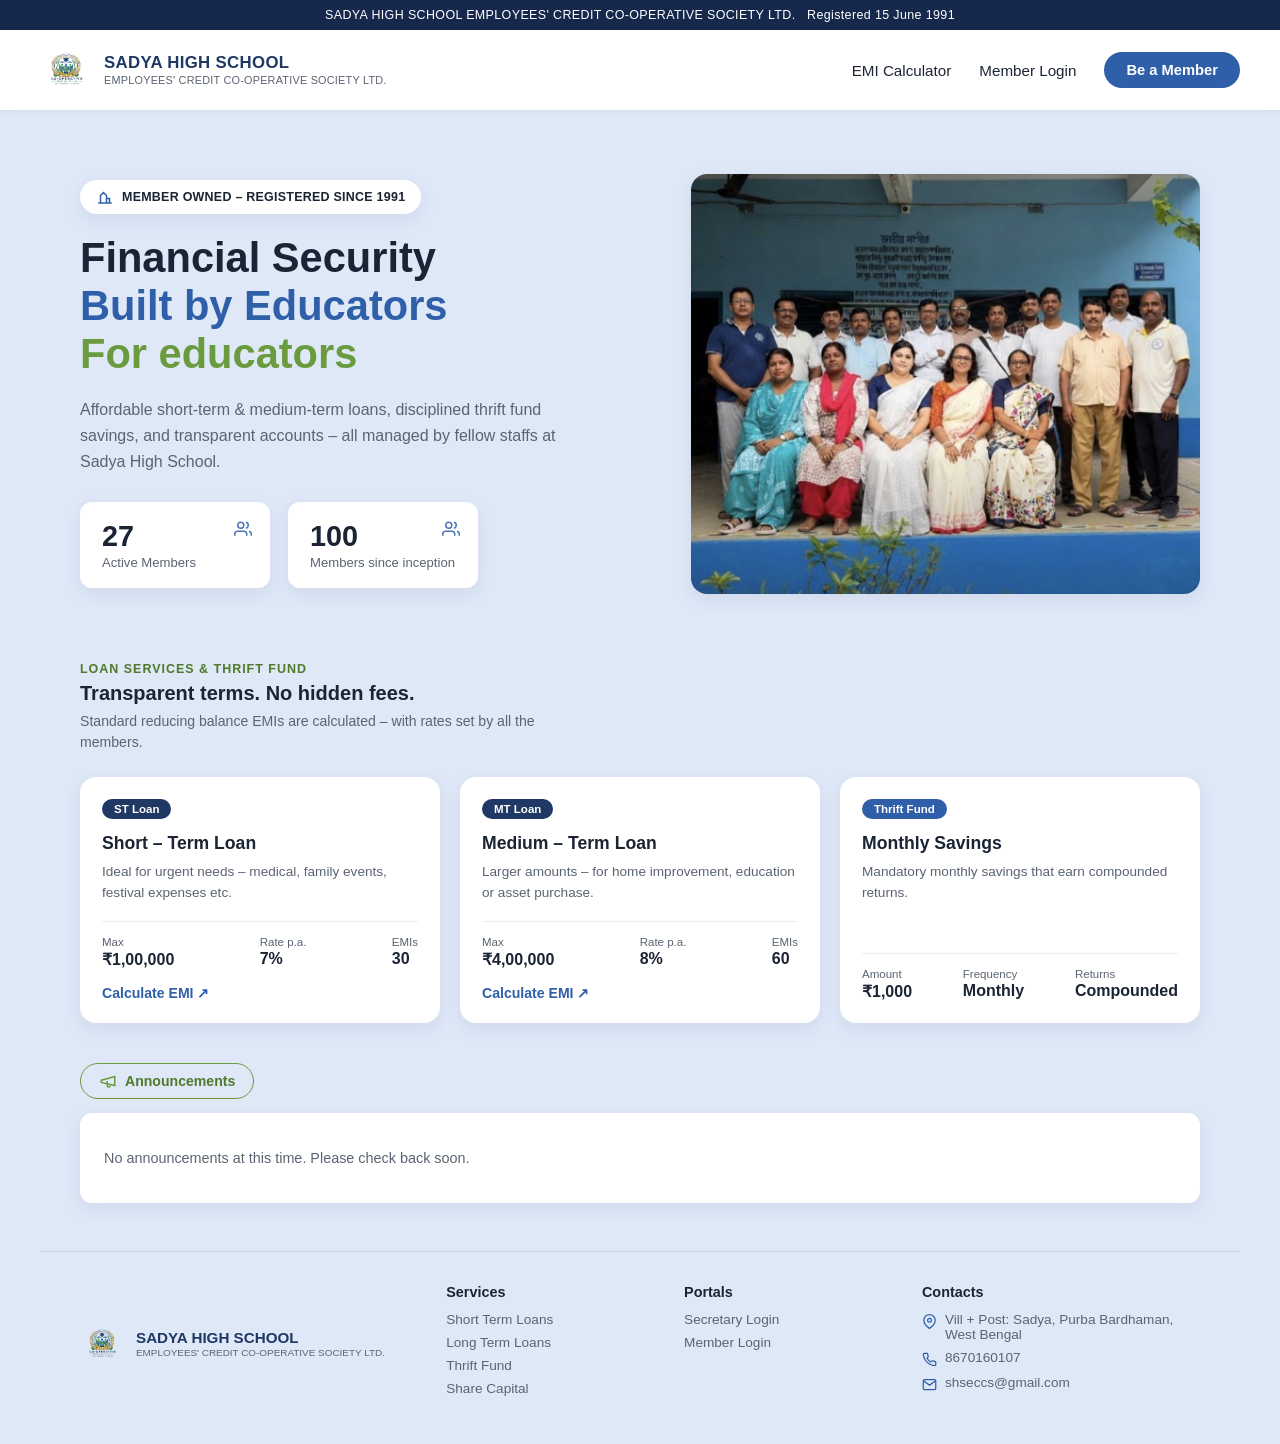
<file: index.html>
<!DOCTYPE html>
<html lang="en">
<head>
<meta charset="UTF-8">
<meta name="viewport" content="width=device-width, initial-scale=1.0">
<title>Sadya High School Employees' Credit Co-operative Society Ltd.</title>
<link rel="icon" href="images/logo.png" type="image/png">
<link rel="stylesheet" href="style.css">
</head>
<body>

  <!-- Top strip -->
  <div class="top-strip">
    SADYA HIGH SCHOOL EMPLOYEES' CREDIT CO-OPERATIVE SOCIETY LTD. &nbsp; Registered 15 June 1991
  </div>

  <!-- Header / Nav -->
  <header class="site-header">
    <div class="brand">
      <img src="images/logo.png" alt="Sadya High School Employees' Credit Co-operative Society Ltd. Logo" class="logo">
      <div class="brand-text">
        <span class="brand-title">SADYA HIGH SCHOOL</span>
        <span class="brand-subtitle">EMPLOYEES' CREDIT CO-OPERATIVE SOCIETY LTD.</span>
      </div>
    </div>

    <nav class="main-nav">
      <a href="emi-calculator.html" class="nav-link">EMI Calculator</a>
      <a href="member-login.php" class="nav-link">Member Login</a>
      <a href="be-a-member.html" class="btn btn-primary">Be a Member</a>
    </nav>
  </header>

  <!-- Hero -->
  <main>
    <section class="hero">
      <div class="hero-text">
        <span class="badge">
          <svg class="badge-icon" viewBox="0 0 24 24" fill="none" stroke="currentColor" stroke-width="2"><path d="M3 20h18M6 20V10l4-4 4 4v10M14 20v-6h4v6"/></svg>
          MEMBER OWNED &ndash; REGISTERED SINCE 1991
        </span>

        <h1 class="hero-heading">
          Financial Security<br>
          <span class="accent-blue">Built by Educators</span><br>
          <span class="accent-green">For educators</span>
        </h1>

        <p class="hero-desc">
          Affordable short-term &amp; medium-term loans, disciplined thrift fund savings, and transparent accounts &ndash; all managed by fellow staffs at Sadya High School.
        </p>

        <div class="stats-row">
          <div class="stat-card">
            <span class="stat-number">27</span>
            <span class="stat-label">Active Members</span>
            <svg class="stat-icon" viewBox="0 0 24 24" fill="none" stroke="currentColor" stroke-width="2"><path d="M17 21v-2a4 4 0 0 0-4-4H5a4 4 0 0 0-4 4v2"/><circle cx="9" cy="7" r="4"/><path d="M23 21v-2a4 4 0 0 0-3-3.87"/><path d="M16 3.13a4 4 0 0 1 0 7.75"/></svg>
          </div>
          <div class="stat-card">
            <span class="stat-number">100</span>
            <span class="stat-label">Members since inception</span>
            <svg class="stat-icon" viewBox="0 0 24 24" fill="none" stroke="currentColor" stroke-width="2"><path d="M17 21v-2a4 4 0 0 0-4-4H5a4 4 0 0 0-4 4v2"/><circle cx="9" cy="7" r="4"/><path d="M23 21v-2a4 4 0 0 0-3-3.87"/><path d="M16 3.13a4 4 0 0 1 0 7.75"/></svg>
          </div>
        </div>
      </div>

      <div class="hero-image">
        <img src="images/staff.jpeg" alt="Staff members of Sadya High School Employees' Credit Co-operative Society">
      </div>
    </section>

    <!-- Loan Services & Thrift Fund -->
    <section class="services">
      <div class="services-header">
        <h2 class="service-heading loan-heading">LOAN SERVICES &amp; THRIFT FUND</h2>
        <p class="service-title">Transparent terms. No hidden fees.</p>
        <p class="service-sub">Standard reducing balance EMIs are calculated &ndash; with rates set by all the members.</p>
      </div>

      <div class="cards cards-3">
        <div class="card">
          <span class="card-tag">ST Loan</span>
          <h3 class="card-title">Short &ndash; Term Loan</h3>
          <p class="card-desc">Ideal for urgent needs &ndash; medical, family events, festival expenses etc.</p>
          <div class="card-stats">
            <div><span class="card-stat-label">Max</span><span class="card-stat-value">₹1,00,000</span></div>
            <div><span class="card-stat-label">Rate p.a.</span><span class="card-stat-value">7%</span></div>
            <div><span class="card-stat-label">EMIs</span><span class="card-stat-value">30</span></div>
          </div>
          <a href="emi-calculator.html" class="calc-link">Calculate EMI &nearr;</a>
        </div>

        <div class="card">
          <span class="card-tag">MT Loan</span>
          <h3 class="card-title">Medium &ndash; Term Loan</h3>
          <p class="card-desc">Larger amounts &ndash; for home improvement, education or asset purchase.</p>
          <div class="card-stats">
            <div><span class="card-stat-label">Max</span><span class="card-stat-value">₹4,00,000</span></div>
            <div><span class="card-stat-label">Rate p.a.</span><span class="card-stat-value">8%</span></div>
            <div><span class="card-stat-label">EMIs</span><span class="card-stat-value">60</span></div>
          </div>
          <a href="emi-calculator.html" class="calc-link">Calculate EMI &nearr;</a>
        </div>

        <div class="card card-thrift">
          <span class="card-tag tag-thrift">Thrift Fund</span>
          <h3 class="card-title">Monthly Savings</h3>
          <p class="card-desc">Mandatory monthly savings that earn compounded returns.</p>
          <div class="card-stats">
            <div><span class="card-stat-label">Amount</span><span class="card-stat-value">₹1,000</span></div>
            <div><span class="card-stat-label">Frequency</span><span class="card-stat-value">Monthly</span></div>
            <div><span class="card-stat-label">Returns</span><span class="card-stat-value">Compounded</span></div>
          </div>
        </div>
      </div>
    </section>

    <!-- Announcements -->
    <section class="announcements">
      <span class="announcements-tag">
        <svg viewBox="0 0 24 24" fill="none" stroke="currentColor" stroke-width="2"><path d="M3 11l18-5v12L3 14v-3z"/><path d="M11 12v6a2 2 0 0 0 4 0"/></svg>
        Announcements
      </span>
      <div class="announcements-box">
        <p class="announcements-placeholder">No announcements at this time. Please check back soon.</p>
      </div>
    </section>
  </main>

  <!-- Footer -->
  <footer class="site-footer">
    <div class="footer-brand">
      <img src="images/logo.png" alt="Society Logo" class="footer-logo">
      <div class="footer-brand-text">
        <span class="footer-title">SADYA HIGH SCHOOL</span>
        <span class="footer-subtitle">EMPLOYEES' CREDIT CO-OPERATIVE SOCIETY LTD.</span>
      </div>
    </div>

    <div class="footer-col">
      <h4>Services</h4>
      <ul>
        <li>Short Term Loans</li>
        <li>Long Term Loans</li>
        <li>Thrift Fund</li>
        <li>Share Capital</li>
      </ul>
    </div>

    <div class="footer-col">
      <h4>Portals</h4>
      <ul>
        <li><a href="#">Secretary Login</a></li>
        <li><a href="member-login.php">Member Login</a></li>
      </ul>
    </div>

    <div class="footer-col footer-contacts">
      <h4>Contacts</h4>
      <ul>
        <li>
          <svg viewBox="0 0 24 24" fill="none" stroke="currentColor" stroke-width="2"><path d="M21 10c0 7-9 13-9 13s-9-6-9-13a9 9 0 0 1 18 0z"/><circle cx="12" cy="10" r="3"/></svg>
          Vill + Post: Sadya, Purba Bardhaman, West Bengal
        </li>
        <li>
          <svg viewBox="0 0 24 24" fill="none" stroke="currentColor" stroke-width="2"><path d="M22 16.92v3a2 2 0 0 1-2.18 2 19.79 19.79 0 0 1-8.63-3.07 19.5 19.5 0 0 1-6-6 19.79 19.79 0 0 1-3.07-8.67A2 2 0 0 1 4.11 2h3a2 2 0 0 1 2 1.72c.127.96.361 1.903.7 2.81a2 2 0 0 1-.45 2.11L8.09 9.91a16 16 0 0 0 6 6l1.27-1.27a2 2 0 0 1 2.11-.45c.907.339 1.85.573 2.81.7A2 2 0 0 1 22 16.92z"/></svg>
          8670160107
        </li>
        <li>
          <svg viewBox="0 0 24 24" fill="none" stroke="currentColor" stroke-width="2"><path d="M4 4h16v16H4z" style="display:none"/><path d="M22 6l-10 7L2 6"/><rect x="2" y="4" width="20" height="16" rx="2"/></svg>
          shseccs@gmail.com
        </li>
      </ul>
    </div>
  </footer>

</body>
</html>
</file>
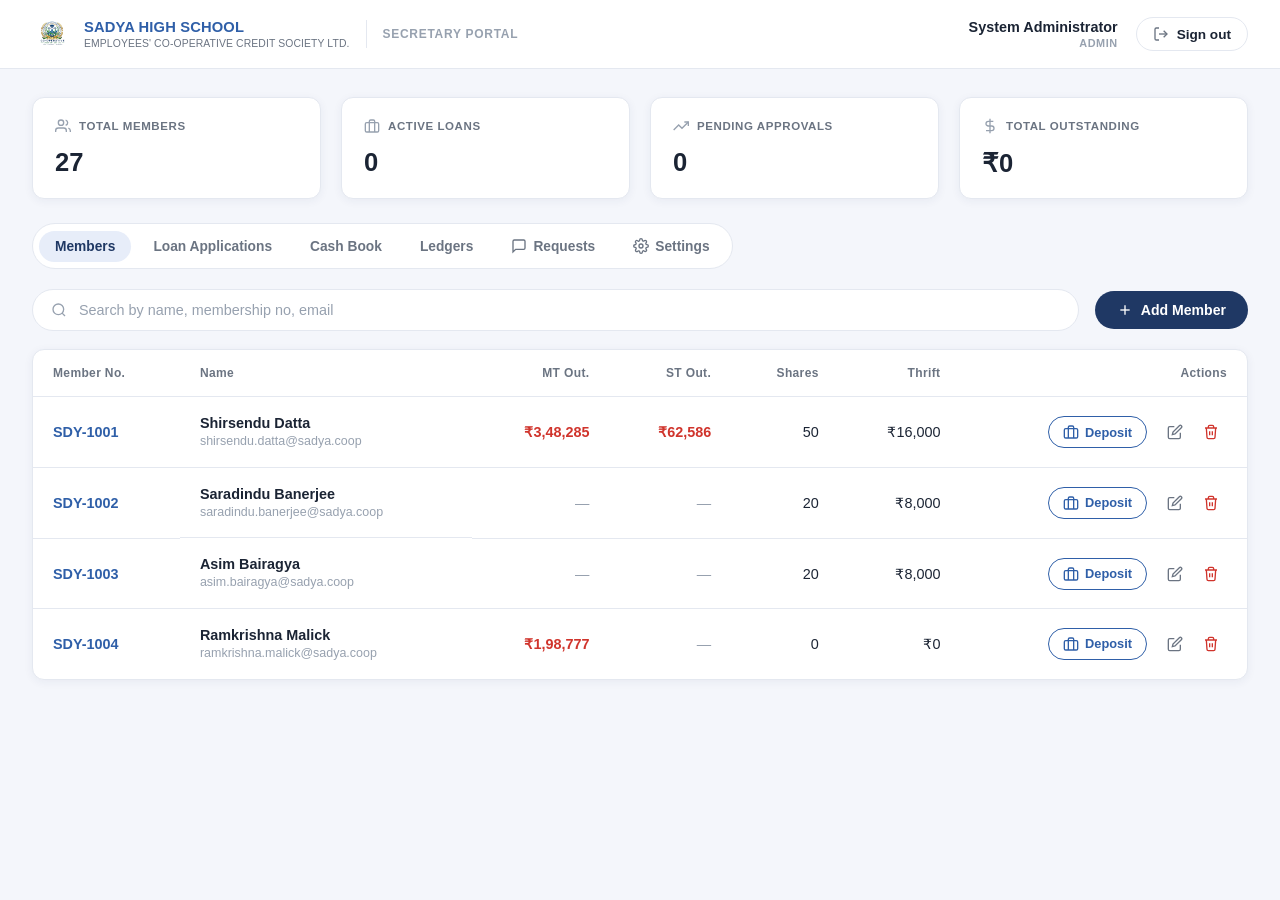
<file: admin-dashboard.html>
<!DOCTYPE html>
<html lang="en">
<head>
<meta charset="UTF-8">
<meta name="viewport" content="width=device-width, initial-scale=1.0">
<title>Secretary Portal | Sadya High School Employees' Credit Co-operative Society Ltd.</title>
<link rel="icon" href="images/logo.png" type="image/png">
<link rel="stylesheet" href="admin-dashboard.css">
</head>
<body class="admin-body">

  <!-- Header -->
  <header class="admin-header">
    <div class="admin-brand">
      <img src="images/logo.png" alt="Society Logo" class="admin-logo">
      <div class="admin-brand-text">
        <span class="admin-brand-title">SADYA HIGH SCHOOL</span>
        <span class="admin-brand-subtitle">EMPLOYEES' CO-OPERATIVE CREDIT SOCIETY LTD.</span>
      </div>
      <span class="admin-divider"></span>
      <span class="admin-portal-label">SECRETARY PORTAL</span>
    </div>

    <div class="admin-user">
      <div class="admin-user-text">
        <span class="admin-user-name">System Administrator</span>
        <span class="admin-user-role">ADMIN</span>
      </div>
      <a href="member-login.html" class="admin-signout">
        <svg viewBox="0 0 24 24" fill="none" stroke="currentColor" stroke-width="2"><path d="M9 21H5a2 2 0 0 1-2-2V5a2 2 0 0 1 2-2h4"/><polyline points="16 17 21 12 16 7"/><line x1="21" y1="12" x2="9" y2="12"/></svg>
        Sign out
      </a>
    </div>
  </header>

  <main class="admin-main">

    <!-- Stat cards -->
    <section class="admin-stats">
      <div class="stat-box">
        <span class="stat-box-label">
          <svg viewBox="0 0 24 24" fill="none" stroke="currentColor" stroke-width="2"><path d="M17 21v-2a4 4 0 0 0-4-4H5a4 4 0 0 0-4 4v2"/><circle cx="9" cy="7" r="4"/><path d="M23 21v-2a4 4 0 0 0-3-3.87"/><path d="M16 3.13a4 4 0 0 1 0 7.75"/></svg>
          TOTAL MEMBERS
        </span>
        <span class="stat-box-value">27</span>
      </div>

      <div class="stat-box">
        <span class="stat-box-label">
          <svg viewBox="0 0 24 24" fill="none" stroke="currentColor" stroke-width="2"><rect x="2" y="7" width="20" height="14" rx="2"/><path d="M16 21V5a2 2 0 0 0-2-2h-4a2 2 0 0 0-2 2v16"/></svg>
          ACTIVE LOANS
        </span>
        <span class="stat-box-value">0</span>
      </div>

      <div class="stat-box">
        <span class="stat-box-label">
          <svg viewBox="0 0 24 24" fill="none" stroke="currentColor" stroke-width="2"><polyline points="23 6 13.5 15.5 8.5 10.5 1 18"/><polyline points="17 6 23 6 23 12"/></svg>
          PENDING APPROVALS
        </span>
        <span class="stat-box-value">0</span>
      </div>

      <div class="stat-box">
        <span class="stat-box-label">
          <svg viewBox="0 0 24 24" fill="none" stroke="currentColor" stroke-width="2"><line x1="12" y1="1" x2="12" y2="23"/><path d="M17 5H9.5a3.5 3.5 0 0 0 0 7h5a3.5 3.5 0 0 1 0 7H6"/></svg>
          TOTAL OUTSTANDING
        </span>
        <span class="stat-box-value">₹0</span>
      </div>
    </section>

    <!-- Tabs -->
    <nav class="admin-tabs">
      <a href="#" class="admin-tab admin-tab-active">Members</a>
      <a href="#" class="admin-tab">Loan Applications</a>
      <a href="#" class="admin-tab">Cash Book</a>
      <a href="#" class="admin-tab">Ledgers</a>
      <a href="#" class="admin-tab">
        <svg viewBox="0 0 24 24" fill="none" stroke="currentColor" stroke-width="2"><path d="M21 15a2 2 0 0 1-2 2H7l-4 4V5a2 2 0 0 1 2-2h14a2 2 0 0 1 2 2z"/></svg>
        Requests
      </a>
      <a href="#" class="admin-tab">
        <svg viewBox="0 0 24 24" fill="none" stroke="currentColor" stroke-width="2"><circle cx="12" cy="12" r="3"/><path d="M19.4 15a1.65 1.65 0 0 0 .33 1.82l.06.06a2 2 0 1 1-2.83 2.83l-.06-.06a1.65 1.65 0 0 0-1.82-.33 1.65 1.65 0 0 0-1 1.51V21a2 2 0 0 1-4 0v-.09A1.65 1.65 0 0 0 9 19.4a1.65 1.65 0 0 0-1.82.33l-.06.06a2 2 0 1 1-2.83-2.83l.06-.06a1.65 1.65 0 0 0 .33-1.82 1.65 1.65 0 0 0-1.51-1H3a2 2 0 0 1 0-4h.09A1.65 1.65 0 0 0 4.6 9a1.65 1.65 0 0 0-.33-1.82l-.06-.06a2 2 0 1 1 2.83-2.83l.06.06a1.65 1.65 0 0 0 1.82.33H9a1.65 1.65 0 0 0 1-1.51V3a2 2 0 0 1 4 0v.09a1.65 1.65 0 0 0 1 1.51 1.65 1.65 0 0 0 1.82-.33l.06-.06a2 2 0 1 1 2.83 2.83l-.06.06a1.65 1.65 0 0 0-.33 1.82V9a1.65 1.65 0 0 0 1.51 1H21a2 2 0 0 1 0 4h-.09a1.65 1.65 0 0 0-1.51 1z"/></svg>
        Settings
      </a>
    </nav>

    <!-- Toolbar -->
    <section class="admin-toolbar">
      <div class="admin-search">
        <svg viewBox="0 0 24 24" fill="none" stroke="currentColor" stroke-width="2"><circle cx="11" cy="11" r="8"/><line x1="21" y1="21" x2="16.65" y2="16.65"/></svg>
        <input type="text" placeholder="Search by name, membership no, email">
      </div>
      <button type="button" class="admin-add-btn">
        <svg viewBox="0 0 24 24" fill="none" stroke="currentColor" stroke-width="2"><line x1="12" y1="5" x2="12" y2="19"/><line x1="5" y1="12" x2="19" y2="12"/></svg>
        Add Member
      </button>
    </section>

    <!-- Members table -->
    <section class="admin-table-wrap">
      <table class="admin-table">
        <thead>
          <tr>
            <th>Member No.</th>
            <th>Name</th>
            <th class="col-right">MT Out.</th>
            <th class="col-right">ST Out.</th>
            <th class="col-right">Shares</th>
            <th class="col-right">Thrift</th>
            <th class="col-actions">Actions</th>
          </tr>
        </thead>
        <tbody>
          <tr>
            <td><a href="#" class="member-no">SDY-1001</a></td>
            <td>
              <span class="member-name">Shirsendu Datta</span>
              <span class="member-email">shirsendu.datta@sadya.coop</span>
            </td>
            <td class="col-right amount-due">₹3,48,285</td>
            <td class="col-right amount-due">₹62,586</td>
            <td class="col-right">50</td>
            <td class="col-right">₹16,000</td>
            <td class="col-actions">
              <button type="button" class="action-deposit">
                <svg viewBox="0 0 24 24" fill="none" stroke="currentColor" stroke-width="2"><rect x="2" y="7" width="20" height="14" rx="2"/><path d="M16 21V5a2 2 0 0 0-2-2h-4a2 2 0 0 0-2 2v16"/></svg>
                Deposit
              </button>
              <button type="button" class="action-icon" aria-label="Edit member">
                <svg viewBox="0 0 24 24" fill="none" stroke="currentColor" stroke-width="2"><path d="M11 4H4a2 2 0 0 0-2 2v14a2 2 0 0 0 2 2h14a2 2 0 0 0 2-2v-7"/><path d="M18.5 2.5a2.121 2.121 0 0 1 3 3L12 15l-4 1 1-4z"/></svg>
              </button>
              <button type="button" class="action-icon action-icon-danger" aria-label="Delete member">
                <svg viewBox="0 0 24 24" fill="none" stroke="currentColor" stroke-width="2"><polyline points="3 6 5 6 21 6"/><path d="M19 6l-1 14a2 2 0 0 1-2 2H8a2 2 0 0 1-2-2L5 6"/><path d="M10 11v6M14 11v6M8 6V4a2 2 0 0 1 2-2h4a2 2 0 0 1 2 2v2"/></svg>
              </button>
            </td>
          </tr>

          <tr>
            <td><a href="#" class="member-no">SDY-1002</a></td>
            <td>
              <span class="member-name">Saradindu Banerjee</span>
              <span class="member-email">saradindu.banerjee@sadya.coop</span>
            </td>
            <td class="col-right amount-none">&mdash;</td>
            <td class="col-right amount-none">&mdash;</td>
            <td class="col-right">20</td>
            <td class="col-right">₹8,000</td>
            <td class="col-actions">
              <button type="button" class="action-deposit">
                <svg viewBox="0 0 24 24" fill="none" stroke="currentColor" stroke-width="2"><rect x="2" y="7" width="20" height="14" rx="2"/><path d="M16 21V5a2 2 0 0 0-2-2h-4a2 2 0 0 0-2 2v16"/></svg>
                Deposit
              </button>
              <button type="button" class="action-icon" aria-label="Edit member">
                <svg viewBox="0 0 24 24" fill="none" stroke="currentColor" stroke-width="2"><path d="M11 4H4a2 2 0 0 0-2 2v14a2 2 0 0 0 2 2h14a2 2 0 0 0 2-2v-7"/><path d="M18.5 2.5a2.121 2.121 0 0 1 3 3L12 15l-4 1 1-4z"/></svg>
              </button>
              <button type="button" class="action-icon action-icon-danger" aria-label="Delete member">
                <svg viewBox="0 0 24 24" fill="none" stroke="currentColor" stroke-width="2"><polyline points="3 6 5 6 21 6"/><path d="M19 6l-1 14a2 2 0 0 1-2 2H8a2 2 0 0 1-2-2L5 6"/><path d="M10 11v6M14 11v6M8 6V4a2 2 0 0 1 2-2h4a2 2 0 0 1 2 2v2"/></svg>
              </button>
            </td>
          </tr>

          <tr>
            <td><a href="#" class="member-no">SDY-1003</a></td>
            <td>
              <span class="member-name">Asim Bairagya</span>
              <span class="member-email">asim.bairagya@sadya.coop</span>
            </td>
            <td class="col-right amount-none">&mdash;</td>
            <td class="col-right amount-none">&mdash;</td>
            <td class="col-right">20</td>
            <td class="col-right">₹8,000</td>
            <td class="col-actions">
              <button type="button" class="action-deposit">
                <svg viewBox="0 0 24 24" fill="none" stroke="currentColor" stroke-width="2"><rect x="2" y="7" width="20" height="14" rx="2"/><path d="M16 21V5a2 2 0 0 0-2-2h-4a2 2 0 0 0-2 2v16"/></svg>
                Deposit
              </button>
              <button type="button" class="action-icon" aria-label="Edit member">
                <svg viewBox="0 0 24 24" fill="none" stroke="currentColor" stroke-width="2"><path d="M11 4H4a2 2 0 0 0-2 2v14a2 2 0 0 0 2 2h14a2 2 0 0 0 2-2v-7"/><path d="M18.5 2.5a2.121 2.121 0 0 1 3 3L12 15l-4 1 1-4z"/></svg>
              </button>
              <button type="button" class="action-icon action-icon-danger" aria-label="Delete member">
                <svg viewBox="0 0 24 24" fill="none" stroke="currentColor" stroke-width="2"><polyline points="3 6 5 6 21 6"/><path d="M19 6l-1 14a2 2 0 0 1-2 2H8a2 2 0 0 1-2-2L5 6"/><path d="M10 11v6M14 11v6M8 6V4a2 2 0 0 1 2-2h4a2 2 0 0 1 2 2v2"/></svg>
              </button>
            </td>
          </tr>

          <tr>
            <td><a href="#" class="member-no">SDY-1004</a></td>
            <td>
              <span class="member-name">Ramkrishna Malick</span>
              <span class="member-email">ramkrishna.malick@sadya.coop</span>
            </td>
            <td class="col-right amount-due">₹1,98,777</td>
            <td class="col-right amount-none">&mdash;</td>
            <td class="col-right">0</td>
            <td class="col-right">₹0</td>
            <td class="col-actions">
              <button type="button" class="action-deposit">
                <svg viewBox="0 0 24 24" fill="none" stroke="currentColor" stroke-width="2"><rect x="2" y="7" width="20" height="14" rx="2"/><path d="M16 21V5a2 2 0 0 0-2-2h-4a2 2 0 0 0-2 2v16"/></svg>
                Deposit
              </button>
              <button type="button" class="action-icon" aria-label="Edit member">
                <svg viewBox="0 0 24 24" fill="none" stroke="currentColor" stroke-width="2"><path d="M11 4H4a2 2 0 0 0-2 2v14a2 2 0 0 0 2 2h14a2 2 0 0 0 2-2v-7"/><path d="M18.5 2.5a2.121 2.121 0 0 1 3 3L12 15l-4 1 1-4z"/></svg>
              </button>
              <button type="button" class="action-icon action-icon-danger" aria-label="Delete member">
                <svg viewBox="0 0 24 24" fill="none" stroke="currentColor" stroke-width="2"><polyline points="3 6 5 6 21 6"/><path d="M19 6l-1 14a2 2 0 0 1-2 2H8a2 2 0 0 1-2-2L5 6"/><path d="M10 11v6M14 11v6M8 6V4a2 2 0 0 1 2-2h4a2 2 0 0 1 2 2v2"/></svg>
              </button>
            </td>
          </tr>
        </tbody>
      </table>
    </section>

  </main>

</body>
</html>
</file>
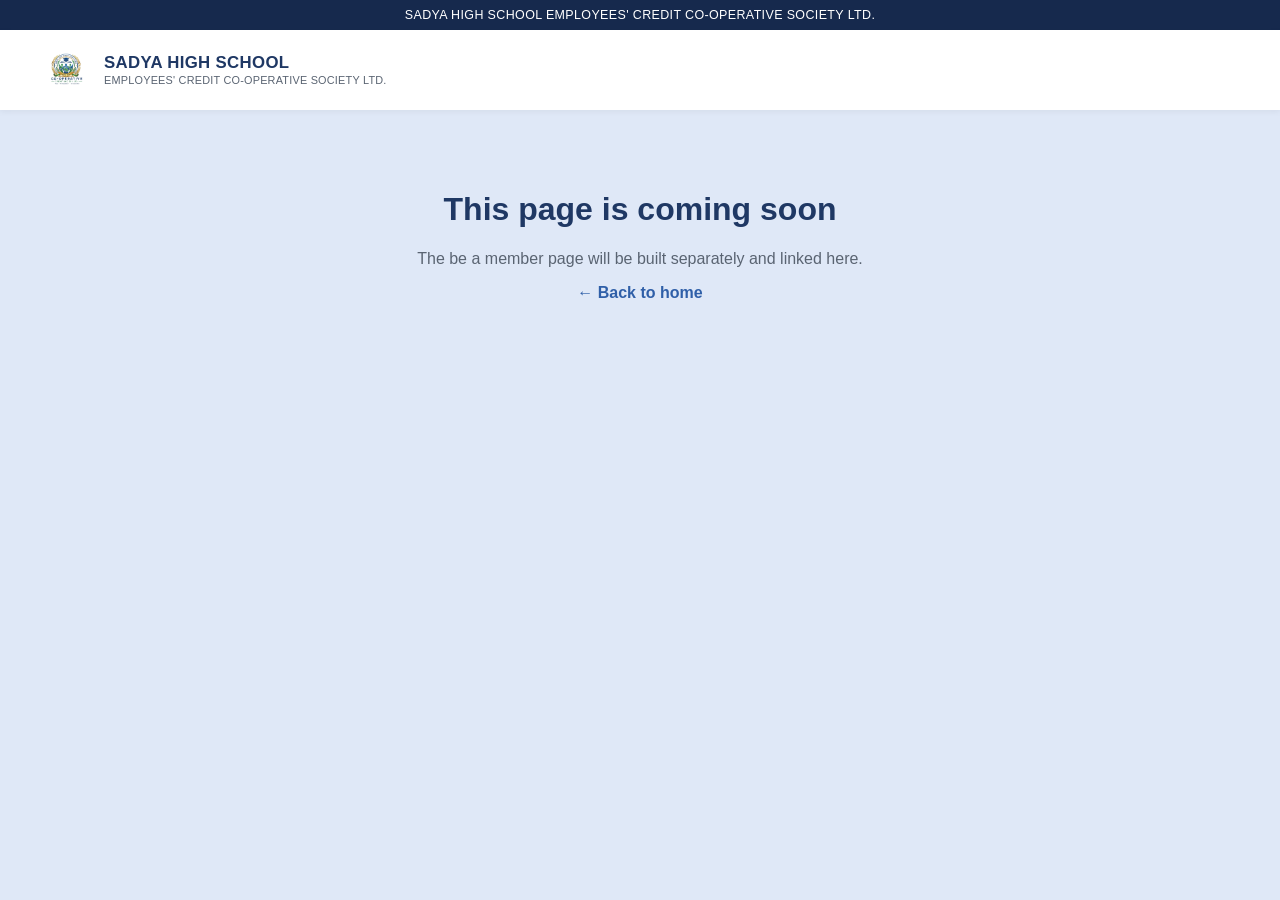
<file: be-a-member.html>
<!DOCTYPE html>
<html lang="en">
<head>
<meta charset="UTF-8">
<title>be a member</title>
<link rel="stylesheet" href="style.css">
</head>
<body>
<div class="top-strip">SADYA HIGH SCHOOL EMPLOYEES' CREDIT CO-OPERATIVE SOCIETY LTD.</div>
<header class="site-header">
  <a href="index.html" class="brand">
    <img src="images/logo.png" alt="Logo" class="logo">
    <div class="brand-text">
      <span class="brand-title">SADYA HIGH SCHOOL</span>
      <span class="brand-subtitle">EMPLOYEES' CREDIT CO-OPERATIVE SOCIETY LTD.</span>
    </div>
  </a>
</header>
<main style="padding:60px 40px; text-align:center;">
  <h1 style="color:#1f3864;">This page is coming soon</h1>
  <p style="color:#5a6472;">The be a member page will be built separately and linked here.</p>
  <a href="index.html" style="color:#2f5fa8; font-weight:600;">&larr; Back to home</a>
</main>
</body>
</html>
</file>
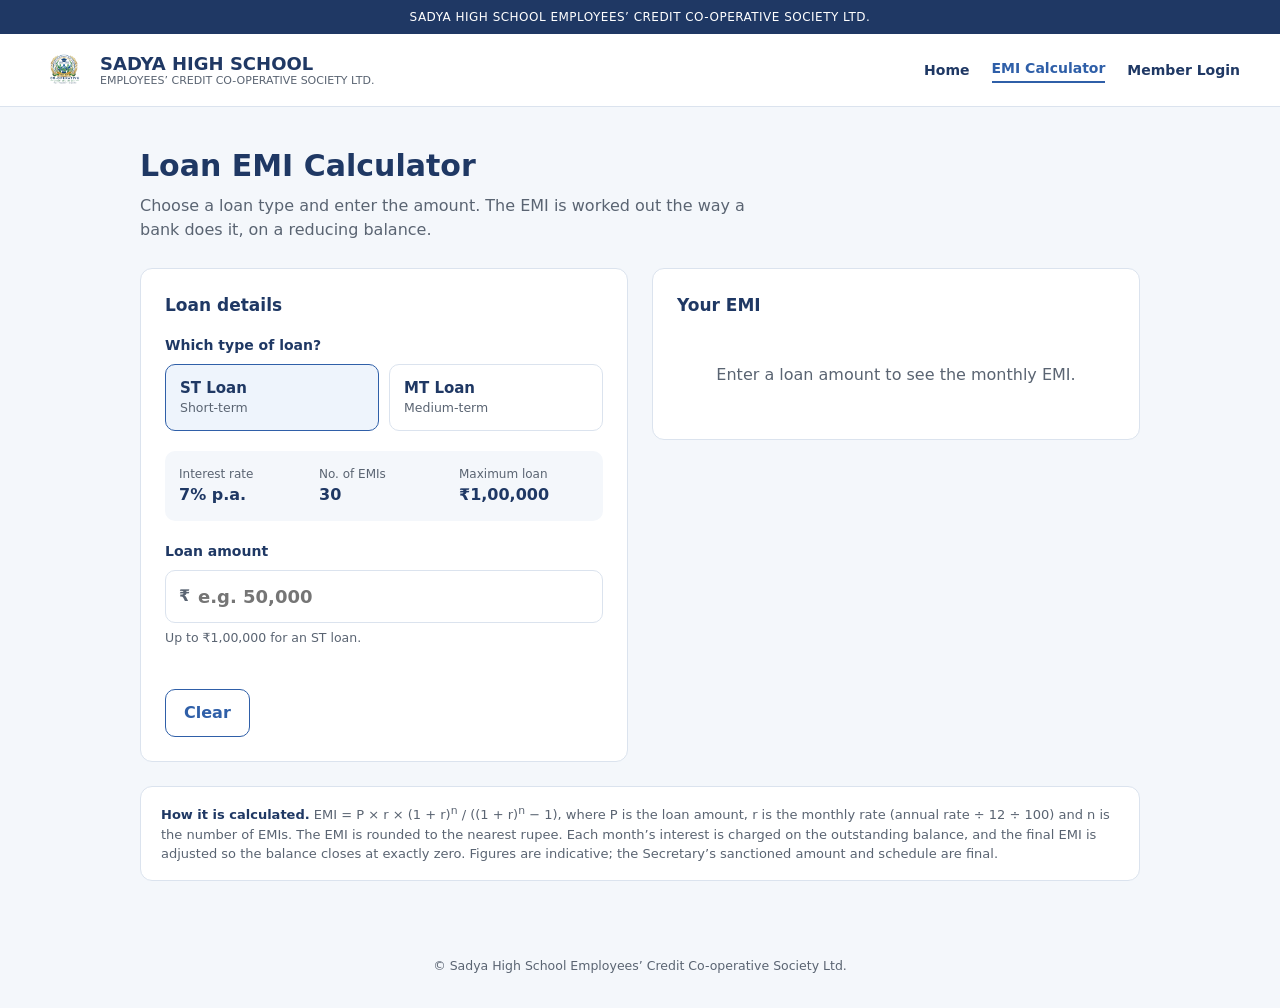
<file: emi-calculator.html>
<!DOCTYPE html>
<html lang="en">
<head>
<meta charset="UTF-8">
<meta name="viewport" content="width=device-width, initial-scale=1.0">
<title>EMI Calculator | Sadya High School Employees&rsquo; Credit Co-operative Society Ltd.</title>
<link rel="icon" href="images/logo.png" type="image/png">
<style>
  :root {
    --navy: #1f3864;
    --blue: #2f5fa8;
    --green: #2e7d4f;
    --grey: #5a6472;
    --line: #dbe3ee;
    --bg: #f4f7fb;
    --card: #ffffff;
    --error: #b3261e;
  }
  * { box-sizing: border-box; }
  html { -webkit-text-size-adjust: 100%; }
  body {
    margin: 0;
    font-family: "Segoe UI", system-ui, -apple-system, Roboto, "Helvetica Neue", Arial, sans-serif;
    color: #1d2733;
    background: var(--bg);
    line-height: 1.5;
  }
  .top-strip {
    background: var(--navy);
    color: #fff;
    font-size: 12px;
    letter-spacing: .04em;
    text-align: center;
    padding: 8px 16px;
  }
  .site-header {
    background: #fff;
    border-bottom: 1px solid var(--line);
    display: flex;
    align-items: center;
    justify-content: space-between;
    flex-wrap: wrap;
    gap: 12px;
    padding: 12px 40px;
  }
  .brand { display: flex; align-items: center; gap: 12px; text-decoration: none; color: inherit; }
  .logo { width: 48px; height: 48px; object-fit: contain; }
  .brand-text { display: flex; flex-direction: column; line-height: 1.2; }
  .brand-title { font-weight: 700; color: var(--navy); font-size: 18px; }
  .brand-subtitle { font-size: 11px; color: var(--grey); }
  .main-nav { display: flex; align-items: center; gap: 22px; }
  .nav-link { color: var(--navy); text-decoration: none; font-weight: 600; font-size: 14px; }
  .nav-link:hover, .nav-link[aria-current="page"] { color: var(--blue); }
  .nav-link[aria-current="page"] { border-bottom: 2px solid var(--blue); padding-bottom: 2px; }

  main { max-width: 1040px; margin: 0 auto; padding: 36px 20px 56px; }
  .page-head h1 { margin: 0 0 6px; font-size: 30px; color: var(--navy); }
  .page-head p { margin: 0; color: var(--grey); max-width: 62ch; }

  .layout {
    display: grid;
    grid-template-columns: minmax(0, 1fr) minmax(0, 1fr);
    gap: 24px;
    margin-top: 26px;
    align-items: start;
  }
  .panel {
    background: var(--card);
    border: 1px solid var(--line);
    border-radius: 12px;
    padding: 24px;
  }
  .panel h2 { margin: 0 0 16px; font-size: 17px; color: var(--navy); }

  .field { margin-bottom: 20px; }
  .field > label, .field > .label {
    display: block;
    font-weight: 600;
    font-size: 14px;
    margin-bottom: 8px;
    color: var(--navy);
  }

  /* Loan type selector */
  .type-options { display: grid; grid-template-columns: 1fr 1fr; gap: 10px; border: 0; margin: 0; padding: 0; }
  .type-options legend { font-weight: 600; font-size: 14px; color: var(--navy); margin-bottom: 8px; padding: 0; }
  .type-option { position: relative; }
  .type-option input { position: absolute; opacity: 0; inset: 0; width: 100%; height: 100%; cursor: pointer; margin: 0; }
  .type-option .box {
    display: block;
    border: 1.5px solid var(--line);
    border-radius: 10px;
    padding: 12px 14px;
    background: #fff;
    transition: border-color .15s, background-color .15s;
  }
  .type-option .box strong { display: block; color: var(--navy); font-size: 15px; }
  .type-option .box span { display: block; font-size: 12.5px; color: var(--grey); }
  .type-option input:checked + .box { border-color: var(--blue); background: #eef4fc; }
  .type-option input:focus-visible + .box { outline: 3px solid #9dbbe6; outline-offset: 2px; }

  .terms {
    display: grid;
    grid-template-columns: repeat(3, 1fr);
    gap: 10px;
    margin: 0 0 20px;
    padding: 14px;
    background: var(--bg);
    border-radius: 10px;
  }
  .terms div { min-width: 0; }
  .terms dt { font-size: 12px; color: var(--grey); }
  .terms dd { margin: 0; font-weight: 700; color: var(--navy); font-size: 16px; }

  .amount-wrap { position: relative; }
  .amount-wrap .prefix {
    position: absolute; left: 14px; top: 50%; transform: translateY(-50%);
    color: var(--grey); font-weight: 600; pointer-events: none;
  }
  .amount-wrap input {
    width: 100%;
    font: inherit;
    font-size: 18px;
    font-weight: 600;
    padding: 12px 14px 12px 32px;
    border: 1.5px solid var(--line);
    border-radius: 10px;
    color: #1d2733;
    background: #fff;
  }
  .amount-wrap input:focus-visible { outline: 3px solid #9dbbe6; outline-offset: 1px; border-color: var(--blue); }
  .amount-wrap input[aria-invalid="true"] { border-color: var(--error); }
  .hint { font-size: 12.5px; color: var(--grey); margin-top: 6px; }
  .error { font-size: 13px; color: var(--error); margin-top: 6px; min-height: 1.2em; }

  .btn {
    font: inherit;
    font-weight: 600;
    border-radius: 10px;
    padding: 11px 18px;
    cursor: pointer;
    border: 1.5px solid var(--blue);
    background: var(--blue);
    color: #fff;
  }
  .btn:hover { background: #264f8e; }
  .btn:focus-visible { outline: 3px solid #9dbbe6; outline-offset: 2px; }
  .btn.secondary { background: #fff; color: var(--blue); }
  .btn.secondary:hover { background: #eef4fc; }

  /* Result */
  .empty { color: var(--grey); padding: 28px 0; text-align: center; }
  .emi-figure { margin: 0 0 4px; font-size: 13px; color: var(--grey); }
  .emi-value { font-size: 42px; font-weight: 700; color: var(--green); line-height: 1.1; margin: 0; }
  .emi-sub { font-size: 13px; color: var(--grey); margin: 4px 0 20px; }
  .breakdown { margin: 0; border-top: 1px solid var(--line); }
  .breakdown div { display: flex; justify-content: space-between; gap: 12px; padding: 11px 0; border-bottom: 1px solid var(--line); }
  .breakdown dt { color: var(--grey); }
  .breakdown dd { margin: 0; font-weight: 700; color: var(--navy); text-align: right; }
  .breakdown .total dt, .breakdown .total dd { color: var(--navy); font-size: 17px; }

  .split-bar { display: flex; height: 10px; border-radius: 6px; overflow: hidden; margin: 18px 0 6px; background: var(--line); }
  .split-bar .p { background: var(--blue); }
  .split-bar .i { background: var(--green); }
  .legend { display: flex; gap: 18px; font-size: 12.5px; color: var(--grey); margin-bottom: 18px; }
  .legend i { display: inline-block; width: 10px; height: 10px; border-radius: 2px; margin-right: 6px; vertical-align: middle; }

  .schedule-bar { display: flex; justify-content: space-between; align-items: center; flex-wrap: wrap; gap: 10px; margin-top: 22px; }
  .schedule-wrap { margin-top: 14px; max-height: 420px; overflow: auto; border: 1px solid var(--line); border-radius: 10px; }
  table { width: 100%; border-collapse: collapse; font-size: 13.5px; font-variant-numeric: tabular-nums; }
  th, td { padding: 9px 12px; text-align: right; white-space: nowrap; }
  th:first-child, td:first-child { text-align: left; }
  thead th { position: sticky; top: 0; background: var(--navy); color: #fff; font-weight: 600; }
  tbody tr:nth-child(even) { background: var(--bg); }

  .method {
    margin-top: 24px;
    font-size: 13px;
    color: var(--grey);
    background: #fff;
    border: 1px solid var(--line);
    border-radius: 12px;
    padding: 16px 20px;
  }
  .method strong { color: var(--navy); }
  .method code { background: var(--bg); padding: 2px 6px; border-radius: 4px; font-size: 12.5px; }

  .site-footer { text-align: center; font-size: 12.5px; color: var(--grey); padding: 20px 16px 32px; }

  .hidden { display: none !important; }
  @media (max-width: 820px) {
    .site-header { padding: 12px 20px; }
    .layout { grid-template-columns: 1fr; }
    .emi-value { font-size: 36px; }
  }
  @media (prefers-reduced-motion: reduce) { * { transition: none !important; } }
</style>
</head>
<body>

<div class="top-strip">SADYA HIGH SCHOOL EMPLOYEES&rsquo; CREDIT CO-OPERATIVE SOCIETY LTD.</div>

<header class="site-header">
  <a href="index.html" class="brand">
    <img src="images/logo.png" alt="Society logo" class="logo" onerror="this.style.display='none'">
    <span class="brand-text">
      <span class="brand-title">SADYA HIGH SCHOOL</span>
      <span class="brand-subtitle">EMPLOYEES&rsquo; CREDIT CO-OPERATIVE SOCIETY LTD.</span>
    </span>
  </a>
  <nav class="main-nav" aria-label="Main">
    <a href="index.html" class="nav-link">Home</a>
    <a href="emi-calculator.html" class="nav-link" aria-current="page">EMI Calculator</a>
    <a href="member-login.html" class="nav-link">Member Login</a>
  </nav>
</header>

<main>
  <div class="page-head">
    <h1>Loan EMI Calculator</h1>
    <p>Choose a loan type and enter the amount. The EMI is worked out the way a bank does it, on a reducing balance.</p>
  </div>

  <div class="layout">
    <!-- Inputs -->
    <section class="panel" aria-labelledby="inputs-h">
      <h2 id="inputs-h">Loan details</h2>

      <div class="field">
        <fieldset class="type-options">
          <legend>Which type of loan?</legend>
          <label class="type-option">
            <input type="radio" name="loanType" value="ST" checked>
            <span class="box"><strong>ST Loan</strong><span>Short-term</span></span>
          </label>
          <label class="type-option">
            <input type="radio" name="loanType" value="MT">
            <span class="box"><strong>MT Loan</strong><span>Medium-term</span></span>
          </label>
        </fieldset>
      </div>

      <dl class="terms" aria-label="Terms of the selected loan">
        <div><dt>Interest rate</dt><dd id="t-rate"></dd></div>
        <div><dt>No. of EMIs</dt><dd id="t-months"></dd></div>
        <div><dt>Maximum loan</dt><dd id="t-max"></dd></div>
      </dl>

      <div class="field">
        <label for="amount">Loan amount</label>
        <div class="amount-wrap">
          <span class="prefix" aria-hidden="true">&#8377;</span>
          <input id="amount" type="text" inputmode="numeric" autocomplete="off" placeholder="e.g. 50,000" aria-describedby="amount-hint amount-error">
        </div>
        <div class="hint" id="amount-hint"></div>
        <div class="error" id="amount-error" role="alert"></div>
      </div>

      <button type="button" class="btn secondary" id="reset">Clear</button>
    </section>

    <!-- Results -->
    <section class="panel" aria-labelledby="result-h" aria-live="polite">
      <h2 id="result-h">Your EMI</h2>

      <div id="empty" class="empty">Enter a loan amount to see the monthly EMI.</div>

      <div id="result" class="hidden">
        <p class="emi-figure">Monthly EMI</p>
        <p class="emi-value" id="r-emi"></p>
        <p class="emi-sub" id="r-sub"></p>

        <div class="split-bar" id="r-bar" role="img" aria-label="Share of principal and interest in total payable">
          <div class="p" id="r-bar-p"></div><div class="i" id="r-bar-i"></div>
        </div>
        <div class="legend">
          <span><i style="background:var(--blue)"></i>Principal</span>
          <span><i style="background:var(--green)"></i>Interest</span>
        </div>

        <dl class="breakdown">
          <div><dt>Principal amount</dt><dd id="r-principal"></dd></div>
          <div><dt>Total interest</dt><dd id="r-interest"></dd></div>
          <div class="total"><dt>Total payable</dt><dd id="r-total"></dd></div>
          <div><dt>Last EMI (adjusted)</dt><dd id="r-last"></dd></div>
        </dl>

        <div class="schedule-bar">
          <button type="button" class="btn" id="toggle-schedule" aria-expanded="false" aria-controls="schedule">Show repayment schedule</button>
        </div>
        <div class="schedule-wrap hidden" id="schedule">
          <table>
            <thead>
              <tr><th scope="col">EMI no.</th><th scope="col">EMI</th><th scope="col">Principal</th><th scope="col">Interest</th><th scope="col">Balance</th></tr>
            </thead>
            <tbody id="schedule-body"></tbody>
          </table>
        </div>
      </div>
    </section>
  </div>

  <div class="method">
    <strong>How it is calculated.</strong>
    EMI = P &times; r &times; (1 + r)<sup>n</sup> / ((1 + r)<sup>n</sup> &minus; 1), where P is the loan amount,
    r is the monthly rate (annual rate &divide; 12 &divide; 100) and n is the number of EMIs.
    The EMI is rounded to the nearest rupee. Each month&rsquo;s interest is charged on the outstanding balance,
    and the final EMI is adjusted so the balance closes at exactly zero. Figures are indicative; the
    Secretary&rsquo;s sanctioned amount and schedule are final.
  </div>
</main>

<footer class="site-footer">
  &copy; Sadya High School Employees&rsquo; Credit Co-operative Society Ltd.
</footer>

<script>
(function () {
  'use strict';

  // Society loan terms. Change here if the members revise them.
  var LOANS = {
    ST: { name: 'Short-term loan',  rate: 7, months: 30, max: 100000 },
    MT: { name: 'Medium-term loan', rate: 7.75, months: 60, max: 400000 }
  };

  var $ = function (id) { return document.getElementById(id); };
  var amountEl = $('amount');
  var errorEl = $('amount-error');
  var scheduleOpen = false;

  var inr0 = new Intl.NumberFormat('en-IN', { style: 'currency', currency: 'INR', maximumFractionDigits: 0 });
  var inr2 = new Intl.NumberFormat('en-IN', { style: 'currency', currency: 'INR', minimumFractionDigits: 2, maximumFractionDigits: 2 });
  var grouped = new Intl.NumberFormat('en-IN');

  function round2(x) { return Math.round(x * 100) / 100; }

  function selectedType() {
    return document.querySelector('input[name="loanType"]:checked').value;
  }

  function amountValue() {
    var digits = amountEl.value.replace(/[^0-9]/g, '');
    return digits ? parseInt(digits, 10) : 0;
  }

  // Standard reducing-balance EMI, as banks compute it.
  function buildLoan(principal, annualRate, n) {
    var r = annualRate / 12 / 100;
    var factor = Math.pow(1 + r, n);
    var emi = Math.round(principal * r * factor / (factor - 1));
    var balance = principal;
    var rows = [];
    var totalInterest = 0;

    for (var k = 1; k <= n; k++) {
      var interest = round2(balance * r);
      var princ, pay;
      if (k === n) {
        princ = round2(balance);
        pay = round2(princ + interest);
      } else {
        princ = round2(emi - interest);
        pay = emi;
      }
      balance = round2(balance - princ);
      if (balance < 0) balance = 0;
      totalInterest = round2(totalInterest + interest);
      rows.push({ no: k, emi: pay, principal: princ, interest: interest, balance: balance });
    }
    return {
      emi: emi,
      rows: rows,
      totalInterest: totalInterest,
      totalPayable: round2(principal + totalInterest),
      lastEmi: rows[rows.length - 1].emi
    };
  }

  function showTerms() {
    var loan = LOANS[selectedType()];
    $('t-rate').textContent = loan.rate + '% p.a.';
    $('t-months').textContent = loan.months;
    $('t-max').textContent = inr0.format(loan.max);
    $('amount-hint').textContent = 'Up to ' + inr0.format(loan.max) + ' for an ' + selectedType() + ' loan.';
  }

  function showEmpty(message) {
    $('result').classList.add('hidden');
    $('empty').classList.remove('hidden');
    if (message) $('empty').textContent = message;
  }

  function update() {
    var type = selectedType();
    var loan = LOANS[type];
    var amt = amountValue();

    showTerms();
    errorEl.textContent = '';
    amountEl.removeAttribute('aria-invalid');

    if (!amt) {
      showEmpty('Enter a loan amount to see the monthly EMI.');
      return;
    }
    if (amt > loan.max) {
      errorEl.textContent = 'The maximum for an ' + type + ' loan is ' + inr0.format(loan.max) + '. Enter a lower amount.';
      amountEl.setAttribute('aria-invalid', 'true');
      showEmpty('Enter an amount within the limit to see the EMI.');
      return;
    }

    var res = buildLoan(amt, loan.rate, loan.months);

    $('empty').classList.add('hidden');
    $('result').classList.remove('hidden');

    $('r-emi').textContent = inr0.format(res.emi);
    $('r-sub').textContent = loan.name + ' \u00B7 ' + loan.months + ' monthly EMIs at ' + loan.rate + '% p.a.';
    $('r-principal').textContent = inr0.format(amt);
    $('r-interest').textContent = inr2.format(res.totalInterest);
    $('r-total').textContent = inr2.format(res.totalPayable);
    $('r-last').textContent = inr2.format(res.lastEmi);

    var pPct = (amt / res.totalPayable) * 100;
    $('r-bar-p').style.width = pPct.toFixed(2) + '%';
    $('r-bar-i').style.width = (100 - pPct).toFixed(2) + '%';

    var html = '';
    for (var i = 0; i < res.rows.length; i++) {
      var row = res.rows[i];
      html += '<tr><td>' + row.no + '</td><td>' + inr2.format(row.emi) + '</td><td>' +
              inr2.format(row.principal) + '</td><td>' + inr2.format(row.interest) + '</td><td>' +
              inr2.format(row.balance) + '</td></tr>';
    }
    $('schedule-body').innerHTML = html;
  }

  // Format the amount with Indian digit grouping as the member types.
  amountEl.addEventListener('input', function () {
    var digits = amountEl.value.replace(/[^0-9]/g, '').replace(/^0+/, '');
    amountEl.value = digits ? grouped.format(parseInt(digits, 10)) : '';
    update();
  });

  Array.prototype.forEach.call(document.querySelectorAll('input[name="loanType"]'), function (el) {
    el.addEventListener('change', update);
  });

  $('reset').addEventListener('click', function () {
    amountEl.value = '';
    update();
    amountEl.focus();
  });

  $('toggle-schedule').addEventListener('click', function () {
    scheduleOpen = !scheduleOpen;
    $('schedule').classList.toggle('hidden', !scheduleOpen);
    this.setAttribute('aria-expanded', String(scheduleOpen));
    this.textContent = scheduleOpen ? 'Hide repayment schedule' : 'Show repayment schedule';
  });

  update();
})();
</script>
</body>
</html>
</file>
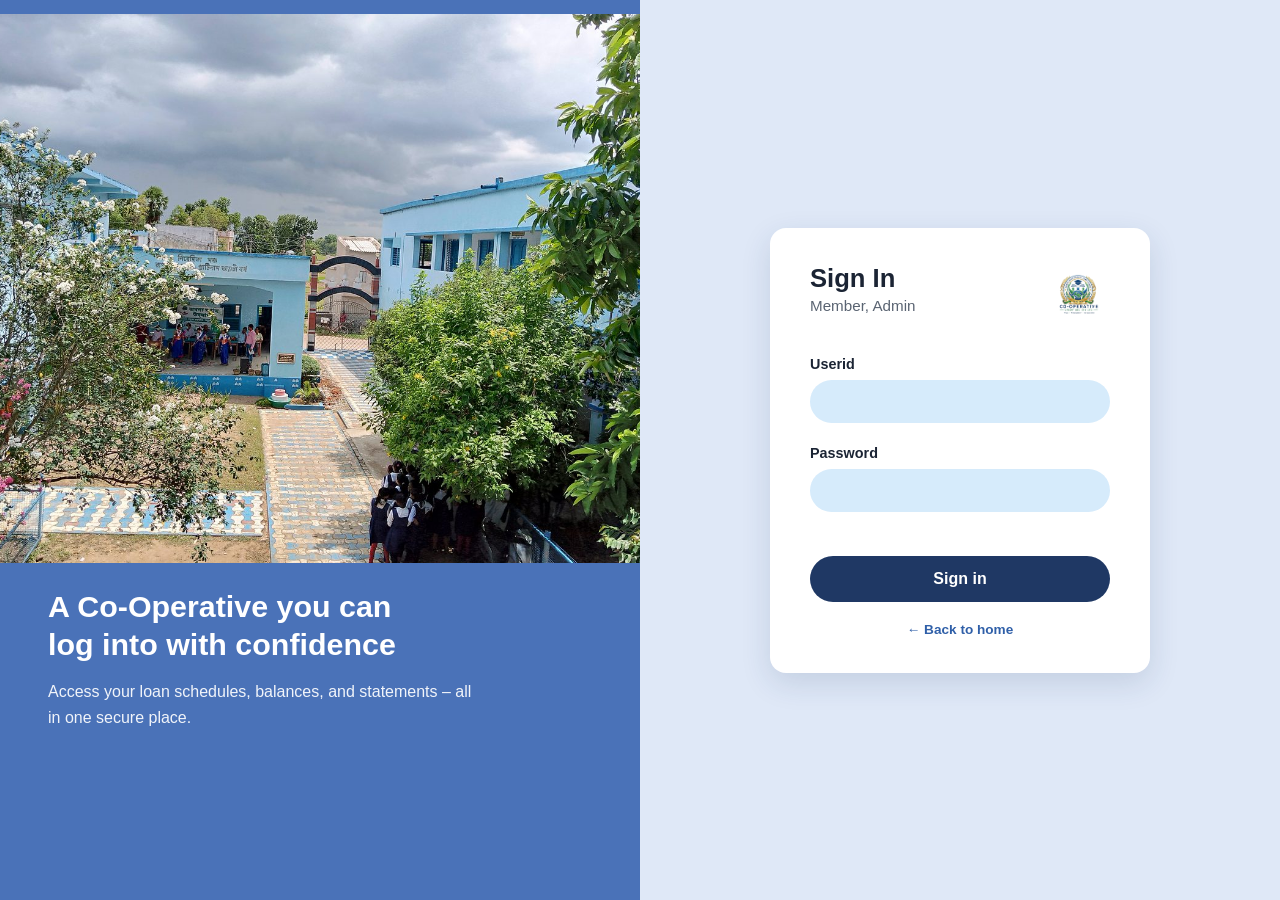
<file: member-login.html>
<!DOCTYPE html>
<html lang="en">
<head>
<meta charset="UTF-8">
<meta name="viewport" content="width=device-width, initial-scale=1.0">
<title>Member Login | Sadya High School Employees' Credit Co-operative Society Ltd.</title>
<link rel="icon" href="images/logo.png" type="image/png">
<link rel="stylesheet" href="login.css">
</head>
<body class="login-body">

  <div class="login-page">

    <!-- Left panel: photo + caption -->
    <div class="login-visual">
      <div class="login-visual-image">
        <img src="images/login.jpg" alt="Sadya High School campus">
      </div>
      <div class="login-visual-caption">
        <h2>A Co-Operative you can<br>log into with confidence</h2>
        <p>Access your loan schedules, balances, and statements &ndash; all in one secure place.</p>
      </div>
    </div>

    <!-- Right panel: sign-in form -->
    <div class="login-form-side">
      <form class="login-card" id="loginForm" action="#" method="post" novalidate>

        <div class="login-card-header">
          <div>
            <h1 class="login-title">Sign In</h1>
            <p class="login-subtitle">Member, Admin</p>
          </div>
          <img src="images/logo.png" alt="Society Logo" class="login-logo">
        </div>

        <label class="login-label" for="userid">Userid</label>
        <input class="login-input" type="text" id="userid" name="userid" autocomplete="username" placeholder="">

        <label class="login-label" for="password">Password</label>
        <input class="login-input" type="password" id="password" name="password" autocomplete="current-password" placeholder="">

        <p class="login-error" id="loginError"></p>

        <button type="submit" class="login-submit">Sign in</button>

        <a href="index.html" class="login-back">&larr; Back to home</a>
      </form>
    </div>

  </div>

  <script>
    // Demo-only credential check (for now, before real authentication is wired up).
    var DEMO_USERS = {
      "admin": { password: "admin123#", redirect: "admin-dashboard.html" },
      "member@gmail.com": { password: "member123#", redirect: "member-welcome.html" }
    };

    document.getElementById("loginForm").addEventListener("submit", function (e) {
      e.preventDefault();

      var userid = document.getElementById("userid").value.trim();
      var password = document.getElementById("password").value;
      var errorEl = document.getElementById("loginError");

      var account = DEMO_USERS[userid];

      if (account && account.password === password) {
        errorEl.textContent = "";
        window.location.href = account.redirect;
      } else {
        errorEl.textContent = "Invalid userid or password. Please try again.";
      }
    });
  </script>

</body>
</html>
</file>
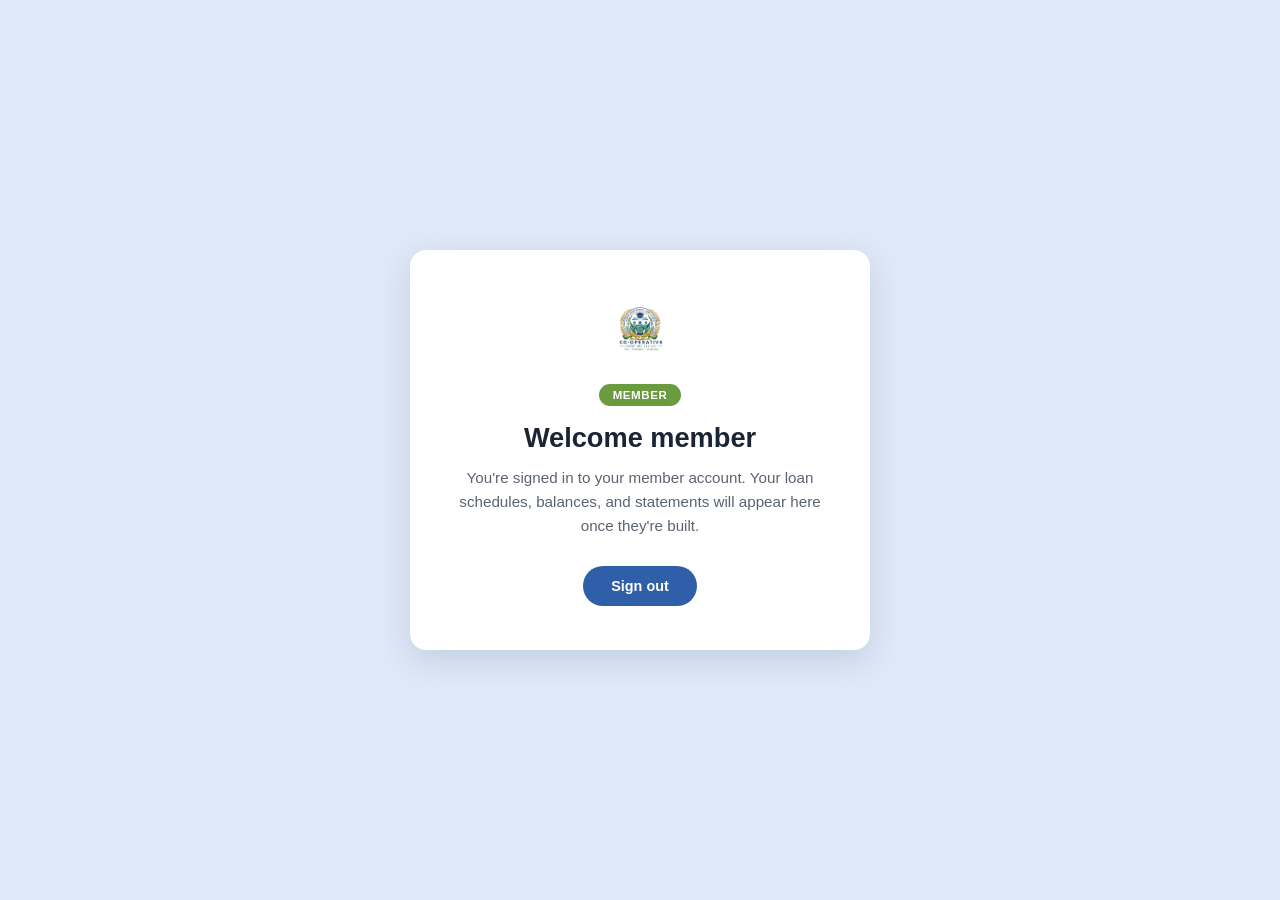
<file: member-welcome.html>
<!DOCTYPE html>
<html lang="en">
<head>
<meta charset="UTF-8">
<meta name="viewport" content="width=device-width, initial-scale=1.0">
<title>Member Dashboard | Sadya High School Employees' Credit Co-operative Society Ltd.</title>
<link rel="icon" href="images/logo.png" type="image/png">
<link rel="stylesheet" href="welcome.css">
</head>
<body class="welcome-body">

  <div class="welcome-page">
    <div class="welcome-card">
      <img src="images/logo.png" alt="Society Logo" class="welcome-logo">
      <span class="welcome-tag welcome-tag-member">Member</span>
      <h1 class="welcome-heading">Welcome member</h1>
      <p class="welcome-text">You're signed in to your member account. Your loan schedules, balances, and statements will appear here once they're built.</p>
      <a href="member-login.html" class="welcome-signout">Sign out</a>
    </div>
  </div>

</body>
</html>
</file>
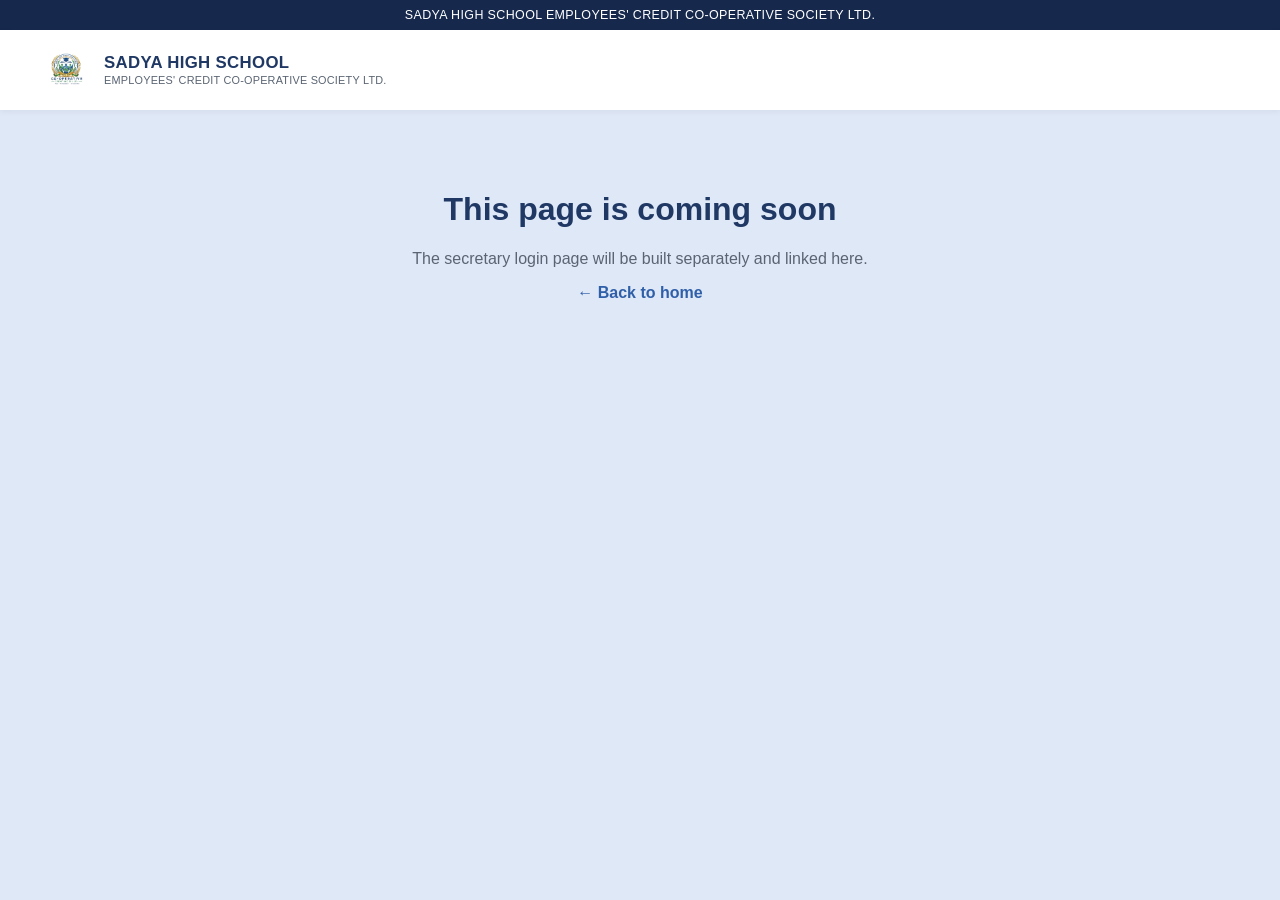
<file: secretary-login.html>
<!DOCTYPE html>
<html lang="en">
<head>
<meta charset="UTF-8">
<title>secretary login</title>
<link rel="stylesheet" href="style.css">
</head>
<body>
<div class="top-strip">SADYA HIGH SCHOOL EMPLOYEES' CREDIT CO-OPERATIVE SOCIETY LTD.</div>
<header class="site-header">
  <a href="index.html" class="brand">
    <img src="images/logo.png" alt="Logo" class="logo">
    <div class="brand-text">
      <span class="brand-title">SADYA HIGH SCHOOL</span>
      <span class="brand-subtitle">EMPLOYEES' CREDIT CO-OPERATIVE SOCIETY LTD.</span>
    </div>
  </a>
</header>
<main style="padding:60px 40px; text-align:center;">
  <h1 style="color:#1f3864;">This page is coming soon</h1>
  <p style="color:#5a6472;">The secretary login page will be built separately and linked here.</p>
  <a href="index.html" style="color:#2f5fa8; font-weight:600;">&larr; Back to home</a>
</main>
</body>
</html>
</file>
<file: style.css>
/* ==========================================================================
   Sadya High School Employees' Credit Co-operative Society Ltd.
   Homepage stylesheet
   ========================================================================== */

:root {
  --navy: #1f3864;
  --navy-dark: #16294d;
  --blue: #2f5fa8;
  --blue-light: #e7edf9;
  --bg-blue: #dfe8f7;
  --green: #6b9b3f;
  --green-dark: #4f7a2b;
  --gold: #c9a227;
  --white: #ffffff;
  --text-dark: #1b2434;
  --text-muted: #5a6472;
  --radius-lg: 16px;
  --radius-md: 12px;
  --shadow-card: 0 6px 18px rgba(31, 56, 100, 0.08);
  --max-width: 1200px;
}

* {
  box-sizing: border-box;
}

body {
  margin: 0;
  font-family: 'Segoe UI', Roboto, Helvetica, Arial, sans-serif;
  color: var(--text-dark);
  background-color: var(--bg-blue);
}

a {
  text-decoration: none;
  color: inherit;
}

ul {
  list-style: none;
  margin: 0;
  padding: 0;
}

img {
  max-width: 100%;
  display: block;
}

svg {
  width: 18px;
  height: 18px;
}

/* ---------- Top strip ---------- */

.top-strip {
  background-color: var(--navy-dark);
  color: var(--white);
  text-align: center;
  font-size: 0.78rem;
  letter-spacing: 0.03em;
  padding: 8px 16px;
}

/* ---------- Header ---------- */

.site-header {
  background-color: var(--white);
  display: flex;
  align-items: center;
  justify-content: space-between;
  padding: 14px 40px;
  box-shadow: 0 2px 6px rgba(0, 0, 0, 0.05);
}

.brand {
  display: flex;
  align-items: center;
  gap: 12px;
}

.logo {
  width: 52px;
  height: 52px;
  object-fit: contain;
}

.brand-text {
  display: flex;
  flex-direction: column;
  line-height: 1.2;
}

.brand-title {
  font-weight: 700;
  font-size: 1.05rem;
  color: var(--navy);
  letter-spacing: 0.02em;
}

.brand-subtitle {
  font-size: 0.68rem;
  color: var(--text-muted);
  letter-spacing: 0.02em;
}

.main-nav {
  display: flex;
  align-items: center;
  gap: 28px;
}

.nav-link {
  font-size: 0.95rem;
  color: var(--text-dark);
  font-weight: 500;
}

.nav-link:hover {
  color: var(--blue);
}

.btn {
  display: inline-block;
  font-weight: 600;
  font-size: 0.92rem;
  cursor: pointer;
  border: none;
}

.btn-primary {
  background-color: var(--blue);
  color: var(--white);
  padding: 10px 22px;
  border-radius: 999px;
  transition: background-color 0.2s ease;
}

.btn-primary:hover {
  background-color: var(--navy);
}

/* ---------- Hero ---------- */

main {
  max-width: var(--max-width);
  margin: 0 auto;
  padding: 40px 40px 0;
}

.hero {
  display: grid;
  grid-template-columns: 1.05fr 0.95fr;
  gap: 48px;
  align-items: center;
  padding: 24px 0 48px;
}

.badge {
  display: inline-flex;
  align-items: center;
  gap: 8px;
  background-color: var(--white);
  color: var(--text-dark);
  font-size: 0.78rem;
  font-weight: 600;
  letter-spacing: 0.02em;
  padding: 8px 16px;
  border-radius: 999px;
  box-shadow: var(--shadow-card);
  margin-bottom: 20px;
}

.badge-icon {
  color: var(--blue);
}

.hero-heading {
  font-size: 2.6rem;
  line-height: 1.15;
  font-weight: 800;
  color: var(--text-dark);
  margin: 0 0 20px;
}

.accent-blue {
  color: var(--blue);
}

.accent-green {
  color: var(--green);
}

.hero-desc {
  font-size: 1rem;
  color: var(--text-muted);
  max-width: 480px;
  line-height: 1.6;
  margin: 0 0 28px;
}

.stats-row {
  display: flex;
  gap: 18px;
}

.stat-card {
  position: relative;
  background-color: var(--white);
  border-radius: var(--radius-md);
  box-shadow: var(--shadow-card);
  padding: 18px 22px;
  min-width: 190px;
}

.stat-number {
  display: block;
  font-size: 1.8rem;
  font-weight: 800;
  color: var(--text-dark);
}

.stat-label {
  display: block;
  font-size: 0.82rem;
  color: var(--text-muted);
  margin-top: 2px;
}

.stat-icon {
  position: absolute;
  top: 18px;
  right: 18px;
  color: var(--blue);
  opacity: 0.85;
}

.hero-image img {
  width: 100%;
  height: 100%;
  object-fit: cover;
  border-radius: var(--radius-lg);
  box-shadow: var(--shadow-card);
  max-height: 420px;
}

/* ---------- Services ---------- */

.services {
  padding: 20px 0 40px;
}

.services-header {
  margin-bottom: 24px;
}

.service-heading {
  font-size: 0.78rem;
  font-weight: 700;
  letter-spacing: 0.08em;
  margin: 0 0 6px;
}

.loan-heading {
  color: var(--green-dark);
}

.service-title {
  font-size: 1.25rem;
  font-weight: 700;
  color: var(--text-dark);
  margin: 0 0 6px;
}

.service-sub {
  font-size: 0.88rem;
  color: var(--text-muted);
  margin: 0 0 20px;
  max-width: 520px;
  line-height: 1.5;
}

.cards {
  display: grid;
  grid-template-columns: 1fr 1fr;
  gap: 20px;
}

.cards-3 {
  grid-template-columns: repeat(3, 1fr);
  align-items: stretch;
}

.card {
  background-color: var(--white);
  border-radius: var(--radius-lg);
  box-shadow: var(--shadow-card);
  padding: 22px;
  display: flex;
  flex-direction: column;
  height: 100%;
}

.card-tag {
  display: inline-block;
  align-self: flex-start;
  background-color: var(--navy);
  color: var(--white);
  font-size: 0.72rem;
  font-weight: 700;
  padding: 4px 12px;
  border-radius: 999px;
  margin-bottom: 14px;
}

.tag-thrift {
  background-color: var(--blue);
}

.card-title {
  font-size: 1.1rem;
  font-weight: 700;
  margin: 0 0 8px;
  color: var(--text-dark);
}

.card-desc {
  font-size: 0.85rem;
  color: var(--text-muted);
  line-height: 1.5;
  margin: 0 0 18px;
}

.card-stats {
  display: flex;
  justify-content: space-between;
  border-top: 1px solid var(--blue-light);
  padding-top: 14px;
  margin-top: auto;
  margin-bottom: 16px;
}

.card-stats > div {
  display: flex;
  flex-direction: column;
}

.card-stat-label {
  font-size: 0.72rem;
  color: var(--text-muted);
  margin-bottom: 2px;
}

.card-stat-value {
  font-size: 1rem;
  font-weight: 700;
  color: var(--text-dark);
}

.calc-link {
  font-size: 0.88rem;
  font-weight: 600;
  color: var(--blue);
}

.calc-link:hover {
  text-decoration: underline;
}

.card-thrift .card-stats {
  margin-bottom: 0;
}

/* ---------- Announcements ---------- */

.announcements {
  padding-bottom: 48px;
}

.announcements-tag {
  display: inline-flex;
  align-items: center;
  gap: 8px;
  border: 1px solid var(--green);
  color: var(--green-dark);
  font-weight: 600;
  font-size: 0.88rem;
  padding: 8px 18px;
  border-radius: 999px;
  margin-bottom: 14px;
}

.announcements-tag svg {
  color: var(--green);
}

.announcements-box {
  background-color: var(--white);
  border-radius: var(--radius-md);
  box-shadow: var(--shadow-card);
  min-height: 90px;
  display: flex;
  align-items: center;
  padding: 20px 24px;
}

.announcements-placeholder {
  color: var(--text-muted);
  font-size: 0.9rem;
  margin: 0;
}

/* ---------- Footer ---------- */

.site-footer {
  background-color: var(--bg-blue);
  border-top: 1px solid rgba(31, 56, 100, 0.12);
  max-width: var(--max-width);
  margin: 0 auto;
  padding: 32px 40px 40px;
  display: grid;
  grid-template-columns: 1.6fr 1fr 1fr 1.3fr;
  gap: 24px;
}

.footer-brand {
  display: flex;
  align-items: center;
  gap: 12px;
}

.footer-logo {
  width: 44px;
  height: 44px;
  object-fit: contain;
}

.footer-brand-text {
  display: flex;
  flex-direction: column;
  line-height: 1.2;
}

.footer-title {
  font-weight: 700;
  font-size: 0.95rem;
  color: var(--navy);
}

.footer-subtitle {
  font-size: 0.62rem;
  color: var(--text-muted);
}

.footer-col h4 {
  font-size: 0.9rem;
  font-weight: 700;
  color: var(--text-dark);
  margin: 0 0 12px;
}

.footer-col ul li {
  font-size: 0.85rem;
  color: var(--text-muted);
  margin-bottom: 8px;
}

.footer-col ul li a:hover {
  color: var(--blue);
}

.footer-contacts ul li {
  display: flex;
  align-items: flex-start;
  gap: 8px;
}

.footer-contacts svg {
  flex-shrink: 0;
  width: 15px;
  height: 15px;
  color: var(--blue);
  margin-top: 2px;
}

/* ---------- Responsive ---------- */

@media (max-width: 900px) {
  .hero {
    grid-template-columns: 1fr;
  }

  .cards-3 {
    grid-template-columns: 1fr 1fr;
  }

  .card-thrift {
    grid-column: 1 / -1;
  }

  .site-footer {
    grid-template-columns: 1fr 1fr;
  }
}

@media (max-width: 640px) {
  .cards,
  .cards-3 {
    grid-template-columns: 1fr;
  }

  .card-thrift {
    grid-column: auto;
  }
}

@media (max-width: 600px) {
  .site-header {
    flex-direction: column;
    gap: 14px;
    padding: 16px 20px;
  }

  .main-nav {
    gap: 16px;
    flex-wrap: wrap;
    justify-content: center;
  }

  main {
    padding: 24px 20px 0;
  }

  .hero-heading {
    font-size: 2rem;
  }

  .stats-row {
    flex-direction: column;
  }

  .site-footer {
    grid-template-columns: 1fr;
    padding: 24px 20px 32px;
  }
}
</file>
<file: admin-dashboard.css>
/* ==========================================================================
   Sadya High School Employees' Credit Co-operative Society Ltd.
   Secretary / Admin Portal dashboard stylesheet
   ========================================================================== */

:root {
  --navy: #1f3864;
  --navy-dark: #16294d;
  --blue: #2f5fa8;
  --blue-light: #e7edf9;
  --bg-page: #f4f6fb;
  --white: #ffffff;
  --text-dark: #1b2434;
  --text-muted: #6b7482;
  --text-faint: #97a1af;
  --border-color: #e4e8f0;
  --red: #d0342c;
  --radius-md: 12px;
  --radius-sm: 8px;
  --shadow-card: 0 2px 10px rgba(31, 56, 100, 0.06);
  --max-width: 1320px;
}

* {
  box-sizing: border-box;
}

.admin-body {
  margin: 0;
  font-family: 'Segoe UI', Roboto, Helvetica, Arial, sans-serif;
  color: var(--text-dark);
  background-color: var(--bg-page);
}

a {
  text-decoration: none;
  color: inherit;
}

img {
  max-width: 100%;
  display: block;
}

svg {
  width: 16px;
  height: 16px;
  flex-shrink: 0;
}

button {
  font-family: inherit;
}

/* ---------- Header ---------- */

.admin-header {
  background-color: var(--white);
  border-bottom: 1px solid var(--border-color);
  display: flex;
  align-items: center;
  justify-content: space-between;
  padding: 14px 32px;
}

.admin-brand {
  display: flex;
  align-items: center;
  gap: 12px;
}

.admin-logo {
  width: 40px;
  height: 40px;
  object-fit: contain;
  border-radius: 50%;
}

.admin-brand-text {
  display: flex;
  flex-direction: column;
  line-height: 1.25;
}

.admin-brand-title {
  font-weight: 700;
  font-size: 0.92rem;
  color: var(--blue);
  letter-spacing: 0.01em;
}

.admin-brand-subtitle {
  font-size: 0.65rem;
  color: var(--text-muted);
  letter-spacing: 0.01em;
}

.admin-divider {
  width: 1px;
  height: 28px;
  background-color: var(--border-color);
  margin: 0 4px;
}

.admin-portal-label {
  font-size: 0.75rem;
  font-weight: 700;
  letter-spacing: 0.06em;
  color: var(--text-faint);
}

.admin-user {
  display: flex;
  align-items: center;
  gap: 18px;
}

.admin-user-text {
  display: flex;
  flex-direction: column;
  align-items: flex-end;
  line-height: 1.3;
}

.admin-user-name {
  font-weight: 700;
  font-size: 0.9rem;
  color: var(--text-dark);
}

.admin-user-role {
  font-size: 0.68rem;
  font-weight: 700;
  letter-spacing: 0.05em;
  color: var(--text-faint);
}

.admin-signout {
  display: flex;
  align-items: center;
  gap: 8px;
  border: 1px solid var(--border-color);
  border-radius: 999px;
  padding: 8px 16px;
  font-size: 0.85rem;
  font-weight: 600;
  color: var(--text-dark);
  background-color: var(--white);
  transition: background-color 0.15s ease, border-color 0.15s ease;
}

.admin-signout svg {
  color: var(--text-muted);
}

.admin-signout:hover {
  background-color: var(--blue-light);
  border-color: var(--blue);
}

/* ---------- Main ---------- */

.admin-main {
  max-width: var(--max-width);
  margin: 0 auto;
  padding: 28px 32px 60px;
}

/* ---------- Stat cards ---------- */

.admin-stats {
  display: grid;
  grid-template-columns: repeat(4, 1fr);
  gap: 20px;
  margin-bottom: 24px;
}

.stat-box {
  background-color: var(--white);
  border: 1px solid var(--border-color);
  border-radius: var(--radius-md);
  box-shadow: var(--shadow-card);
  padding: 20px 22px;
}

.stat-box-label {
  display: flex;
  align-items: center;
  gap: 8px;
  font-size: 0.72rem;
  font-weight: 700;
  letter-spacing: 0.05em;
  color: var(--text-muted);
  margin-bottom: 14px;
}

.stat-box-label svg {
  color: var(--text-faint);
}

.stat-box-value {
  display: block;
  font-size: 1.6rem;
  font-weight: 800;
  color: var(--text-dark);
}

/* ---------- Tabs ---------- */

.admin-tabs {
  display: flex;
  align-items: center;
  gap: 6px;
  background-color: var(--white);
  border: 1px solid var(--border-color);
  border-radius: 999px;
  padding: 6px;
  width: fit-content;
  margin-bottom: 20px;
}

.admin-tab {
  display: flex;
  align-items: center;
  gap: 6px;
  font-size: 0.86rem;
  font-weight: 600;
  color: var(--text-muted);
  padding: 8px 16px;
  border-radius: 999px;
  transition: background-color 0.15s ease, color 0.15s ease;
}

.admin-tab svg {
  color: currentColor;
}

.admin-tab:hover {
  color: var(--text-dark);
}

.admin-tab-active {
  background-color: var(--blue-light);
  color: var(--navy);
}

/* ---------- Toolbar ---------- */

.admin-toolbar {
  display: flex;
  align-items: center;
  gap: 16px;
  margin-bottom: 18px;
}

.admin-search {
  flex: 1;
  display: flex;
  align-items: center;
  gap: 10px;
  background-color: var(--white);
  border: 1px solid var(--border-color);
  border-radius: 999px;
  padding: 11px 18px;
}

.admin-search svg {
  color: var(--text-faint);
}

.admin-search input {
  border: none;
  outline: none;
  font-size: 0.9rem;
  color: var(--text-dark);
  width: 100%;
  background: transparent;
}

.admin-search input::placeholder {
  color: var(--text-faint);
}

.admin-add-btn {
  display: flex;
  align-items: center;
  gap: 8px;
  background-color: var(--navy);
  color: var(--white);
  border: none;
  border-radius: 999px;
  padding: 11px 22px;
  font-size: 0.88rem;
  font-weight: 700;
  cursor: pointer;
  white-space: nowrap;
  transition: background-color 0.2s ease;
}

.admin-add-btn:hover {
  background-color: var(--navy-dark);
}

/* ---------- Table ---------- */

.admin-table-wrap {
  background-color: var(--white);
  border: 1px solid var(--border-color);
  border-radius: var(--radius-md);
  box-shadow: var(--shadow-card);
  overflow-x: auto;
}

.admin-table {
  width: 100%;
  border-collapse: collapse;
  min-width: 780px;
}

.admin-table thead th {
  text-align: left;
  font-size: 0.75rem;
  font-weight: 700;
  letter-spacing: 0.03em;
  color: var(--text-muted);
  padding: 16px 20px;
  border-bottom: 1px solid var(--border-color);
}

.admin-table .col-right {
  text-align: right;
}

.admin-table .col-actions {
  text-align: right;
  white-space: nowrap;
}

.admin-table tbody td {
  padding: 16px 20px;
  border-bottom: 1px solid var(--border-color);
  font-size: 0.9rem;
  vertical-align: middle;
}

.admin-table tbody tr:last-child td {
  border-bottom: none;
}

.admin-table tbody tr:hover {
  background-color: var(--bg-page);
}

.member-no {
  color: var(--blue);
  font-weight: 700;
}

.member-no:hover {
  text-decoration: underline;
}

.admin-table td:nth-child(2) {
  display: flex;
  flex-direction: column;
  line-height: 1.4;
}

.member-name {
  font-weight: 600;
  color: var(--text-dark);
}

.member-email {
  font-size: 0.78rem;
  color: var(--text-faint);
}

.amount-due {
  color: var(--red);
  font-weight: 600;
}

.amount-none {
  color: var(--text-faint);
}

.action-deposit {
  display: inline-flex;
  align-items: center;
  gap: 6px;
  border: 1px solid var(--blue);
  color: var(--blue);
  background-color: var(--white);
  border-radius: 999px;
  padding: 7px 14px;
  font-size: 0.8rem;
  font-weight: 700;
  cursor: pointer;
  margin-right: 8px;
  transition: background-color 0.15s ease;
}

.action-deposit:hover {
  background-color: var(--blue-light);
}

.action-icon {
  display: inline-flex;
  align-items: center;
  justify-content: center;
  width: 32px;
  height: 32px;
  border: none;
  background: transparent;
  color: var(--text-muted);
  cursor: pointer;
  border-radius: var(--radius-sm);
  transition: background-color 0.15s ease, color 0.15s ease;
}

.action-icon:hover {
  background-color: var(--blue-light);
  color: var(--navy);
}

.action-icon-danger {
  color: var(--red);
}

.action-icon-danger:hover {
  background-color: #fbe6e5;
  color: var(--red);
}

/* ---------- Responsive ---------- */

@media (max-width: 1000px) {
  .admin-stats {
    grid-template-columns: 1fr 1fr;
  }
}

@media (max-width: 700px) {
  .admin-header {
    flex-direction: column;
    align-items: flex-start;
    gap: 12px;
    padding: 16px 20px;
  }

  .admin-user {
    width: 100%;
    justify-content: space-between;
  }

  .admin-user-text {
    align-items: flex-start;
  }

  .admin-main {
    padding: 20px 16px 40px;
  }

  .admin-stats {
    grid-template-columns: 1fr;
  }

  .admin-tabs {
    width: 100%;
    overflow-x: auto;
  }

  .admin-toolbar {
    flex-direction: column;
    align-items: stretch;
  }
}
</file>
<file: login.css>
/* ==========================================================================
   Sadya High School Employees' Credit Co-operative Society Ltd.
   Member / Admin Sign-in page stylesheet
   ========================================================================== */

:root {
  --navy: #1f3864;
  --navy-dark: #16294d;
  --blue: #2f5fa8;
  --blue-panel: #4a72b8;
  --blue-light: #d6ebfb;
  --bg-blue: #dfe8f7;
  --white: #ffffff;
  --text-dark: #1b2434;
  --text-muted: #5a6472;
  --radius-lg: 16px;
  --radius-md: 12px;
  --shadow-card: 0 10px 30px rgba(31, 56, 100, 0.14);
}

html,
body {
  margin: 0;
  padding: 0;
  height: 100%;
}

* {
  box-sizing: border-box;
}

.login-body {
  margin: 0;
  font-family: 'Segoe UI', Roboto, Helvetica, Arial, sans-serif;
  color: var(--text-dark);
}

img {
  max-width: 100%;
  display: block;
}

/* ---------- Page layout ---------- */

.login-page {
  display: grid;
  grid-template-columns: 1fr 1fr;
  min-height: 100vh;
}

/* ---------- Left visual panel ---------- */

.login-visual {
  display: flex;
  flex-direction: column;
  background-color: var(--blue-panel);
  padding-top: 14px;
}

.login-visual-image {
  flex: 1 1 62%;
  overflow: hidden;
}

.login-visual-image img {
  width: 100%;
  height: 100%;
  object-fit: cover;
}

.login-visual-caption {
  flex: 1 1 38%;
  background-color: var(--blue-panel);
  color: var(--white);
  padding: 24px 48px 32px;
  display: flex;
  flex-direction: column;
  justify-content: flex-start;
}

.login-visual-caption h2 {
  font-size: 1.9rem;
  font-weight: 800;
  line-height: 1.25;
  margin: 0 0 16px;
}

.login-visual-caption p {
  font-size: 1rem;
  line-height: 1.6;
  margin: 0;
  max-width: 440px;
  color: rgba(255, 255, 255, 0.92);
}

/* ---------- Right form panel ---------- */

.login-form-side {
  background-color: var(--bg-blue);
  display: flex;
  align-items: center;
  justify-content: center;
  padding: 40px;
}

.login-card {
  background-color: var(--white);
  border-radius: var(--radius-lg);
  box-shadow: var(--shadow-card);
  padding: 36px 40px;
  width: 100%;
  max-width: 380px;
}

.login-card-header {
  display: flex;
  align-items: flex-start;
  justify-content: space-between;
  gap: 16px;
  margin-bottom: 28px;
}

.login-title {
  font-size: 1.6rem;
  font-weight: 800;
  margin: 0;
  color: var(--text-dark);
}

.login-subtitle {
  font-size: 0.95rem;
  color: var(--text-muted);
  margin: 4px 0 0;
}

.login-logo {
  width: 64px;
  height: 64px;
  object-fit: contain;
  flex-shrink: 0;
}

.login-label {
  display: block;
  font-size: 0.9rem;
  font-weight: 700;
  color: var(--text-dark);
  margin-bottom: 8px;
}

.login-input {
  width: 100%;
  background-color: var(--blue-light);
  border: none;
  border-radius: 999px;
  padding: 13px 20px;
  font-size: 0.95rem;
  color: var(--text-dark);
  margin-bottom: 22px;
  outline: none;
  transition: box-shadow 0.15s ease;
}

.login-input:focus {
  box-shadow: 0 0 0 3px rgba(47, 95, 168, 0.35);
}

.login-error {
  min-height: 18px;
  margin: -10px 0 14px;
  font-size: 0.82rem;
  font-weight: 600;
  color: #c0392b;
}

.login-submit {
  width: 100%;
  background-color: var(--navy);
  color: var(--white);
  border: none;
  border-radius: 999px;
  padding: 14px 20px;
  font-size: 1rem;
  font-weight: 700;
  cursor: pointer;
  transition: background-color 0.2s ease;
}

.login-submit:hover {
  background-color: var(--navy-dark);
}

.login-back {
  display: block;
  text-align: center;
  margin-top: 20px;
  font-size: 0.85rem;
  color: var(--blue);
  text-decoration: none;
  font-weight: 600;
}

.login-back:hover {
  text-decoration: underline;
}

/* ---------- Responsive ---------- */

@media (max-width: 900px) {
  html,
  body {
    overflow: auto;
  }

  .login-page {
    grid-template-columns: 1fr;
    height: auto;
    min-height: 100vh;
  }

  .login-visual {
    min-height: 320px;
    padding-top: 10px;
  }

  .login-visual-caption {
    padding: 24px 32px 32px;
  }

  .login-form-side {
    padding: 32px 20px 48px;
  }
}

@media (max-width: 480px) {
  .login-visual-caption h2 {
    font-size: 1.5rem;
  }

  .login-card {
    padding: 28px 24px;
  }

  .login-card-header {
    flex-direction: column;
    align-items: flex-start;
  }
}
</file>
<file: welcome.css>
/* ==========================================================================
   Sadya High School Employees' Credit Co-operative Society Ltd.
   Post-login welcome page stylesheet (shared by admin & member pages)
   ========================================================================== */

:root {
  --navy: #1f3864;
  --navy-dark: #16294d;
  --blue: #2f5fa8;
  --green: #6b9b3f;
  --bg-blue: #dfe8f7;
  --white: #ffffff;
  --text-dark: #1b2434;
  --text-muted: #5a6472;
  --radius-lg: 16px;
  --shadow-card: 0 10px 30px rgba(31, 56, 100, 0.14);
}

* {
  box-sizing: border-box;
}

.welcome-body {
  margin: 0;
  min-height: 100vh;
  font-family: 'Segoe UI', Roboto, Helvetica, Arial, sans-serif;
  color: var(--text-dark);
  background-color: var(--bg-blue);
}

img {
  max-width: 100%;
  display: block;
}

.welcome-page {
  min-height: 100vh;
  display: flex;
  align-items: center;
  justify-content: center;
  padding: 40px 20px;
}

.welcome-card {
  background-color: var(--white);
  border-radius: var(--radius-lg);
  box-shadow: var(--shadow-card);
  padding: 44px 48px;
  max-width: 460px;
  width: 100%;
  text-align: center;
}

.welcome-logo {
  width: 72px;
  height: 72px;
  object-fit: contain;
  margin: 0 auto 18px;
}

.welcome-tag {
  display: inline-block;
  font-size: 0.72rem;
  font-weight: 700;
  letter-spacing: 0.05em;
  text-transform: uppercase;
  padding: 5px 14px;
  border-radius: 999px;
  color: var(--white);
  margin-bottom: 16px;
}

.welcome-tag-admin {
  background-color: var(--navy);
}

.welcome-tag-member {
  background-color: var(--green);
}

.welcome-heading {
  font-size: 1.7rem;
  font-weight: 800;
  margin: 0 0 12px;
  color: var(--text-dark);
}

.welcome-text {
  font-size: 0.95rem;
  line-height: 1.6;
  color: var(--text-muted);
  margin: 0 0 28px;
}

.welcome-signout {
  display: inline-block;
  background-color: var(--blue);
  color: var(--white);
  font-weight: 700;
  font-size: 0.9rem;
  text-decoration: none;
  padding: 12px 28px;
  border-radius: 999px;
  transition: background-color 0.2s ease;
}

.welcome-signout:hover {
  background-color: var(--navy);
}

@media (max-width: 480px) {
  .welcome-card {
    padding: 32px 28px;
  }
}
</file>
